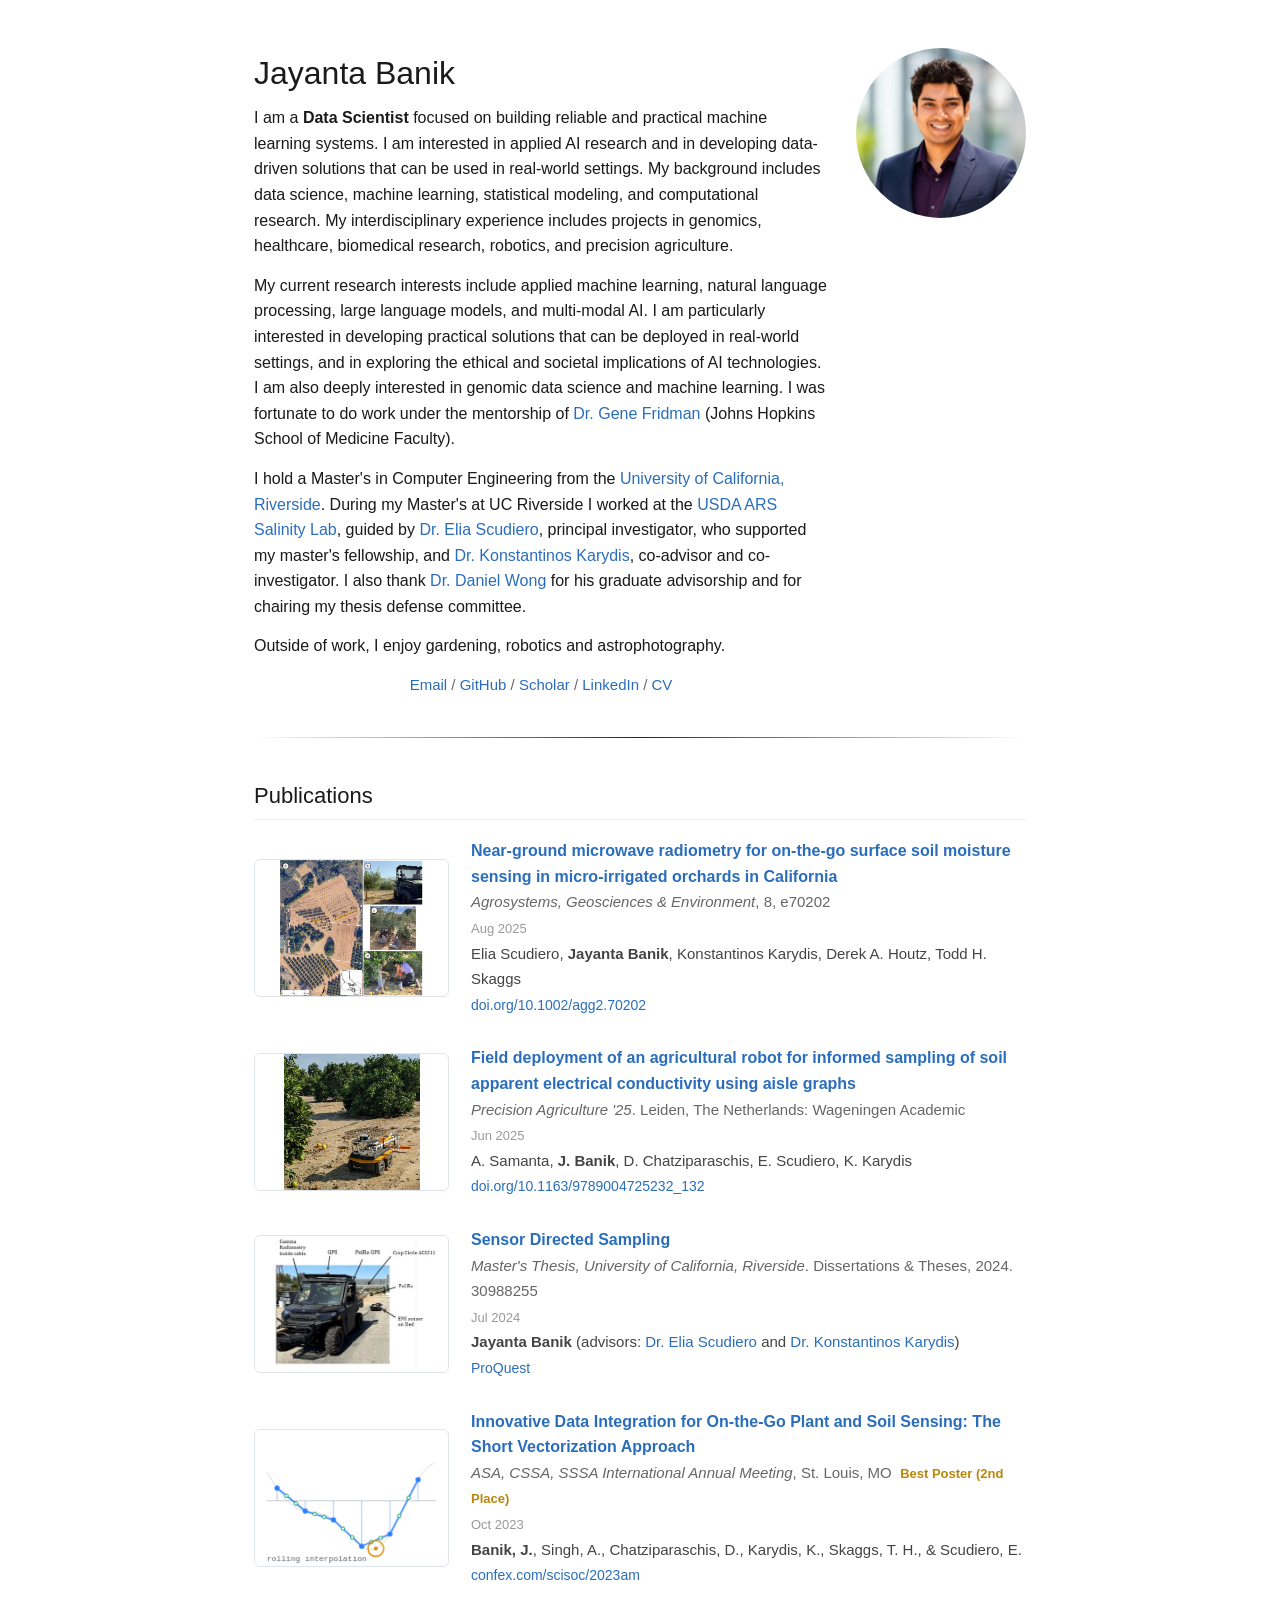
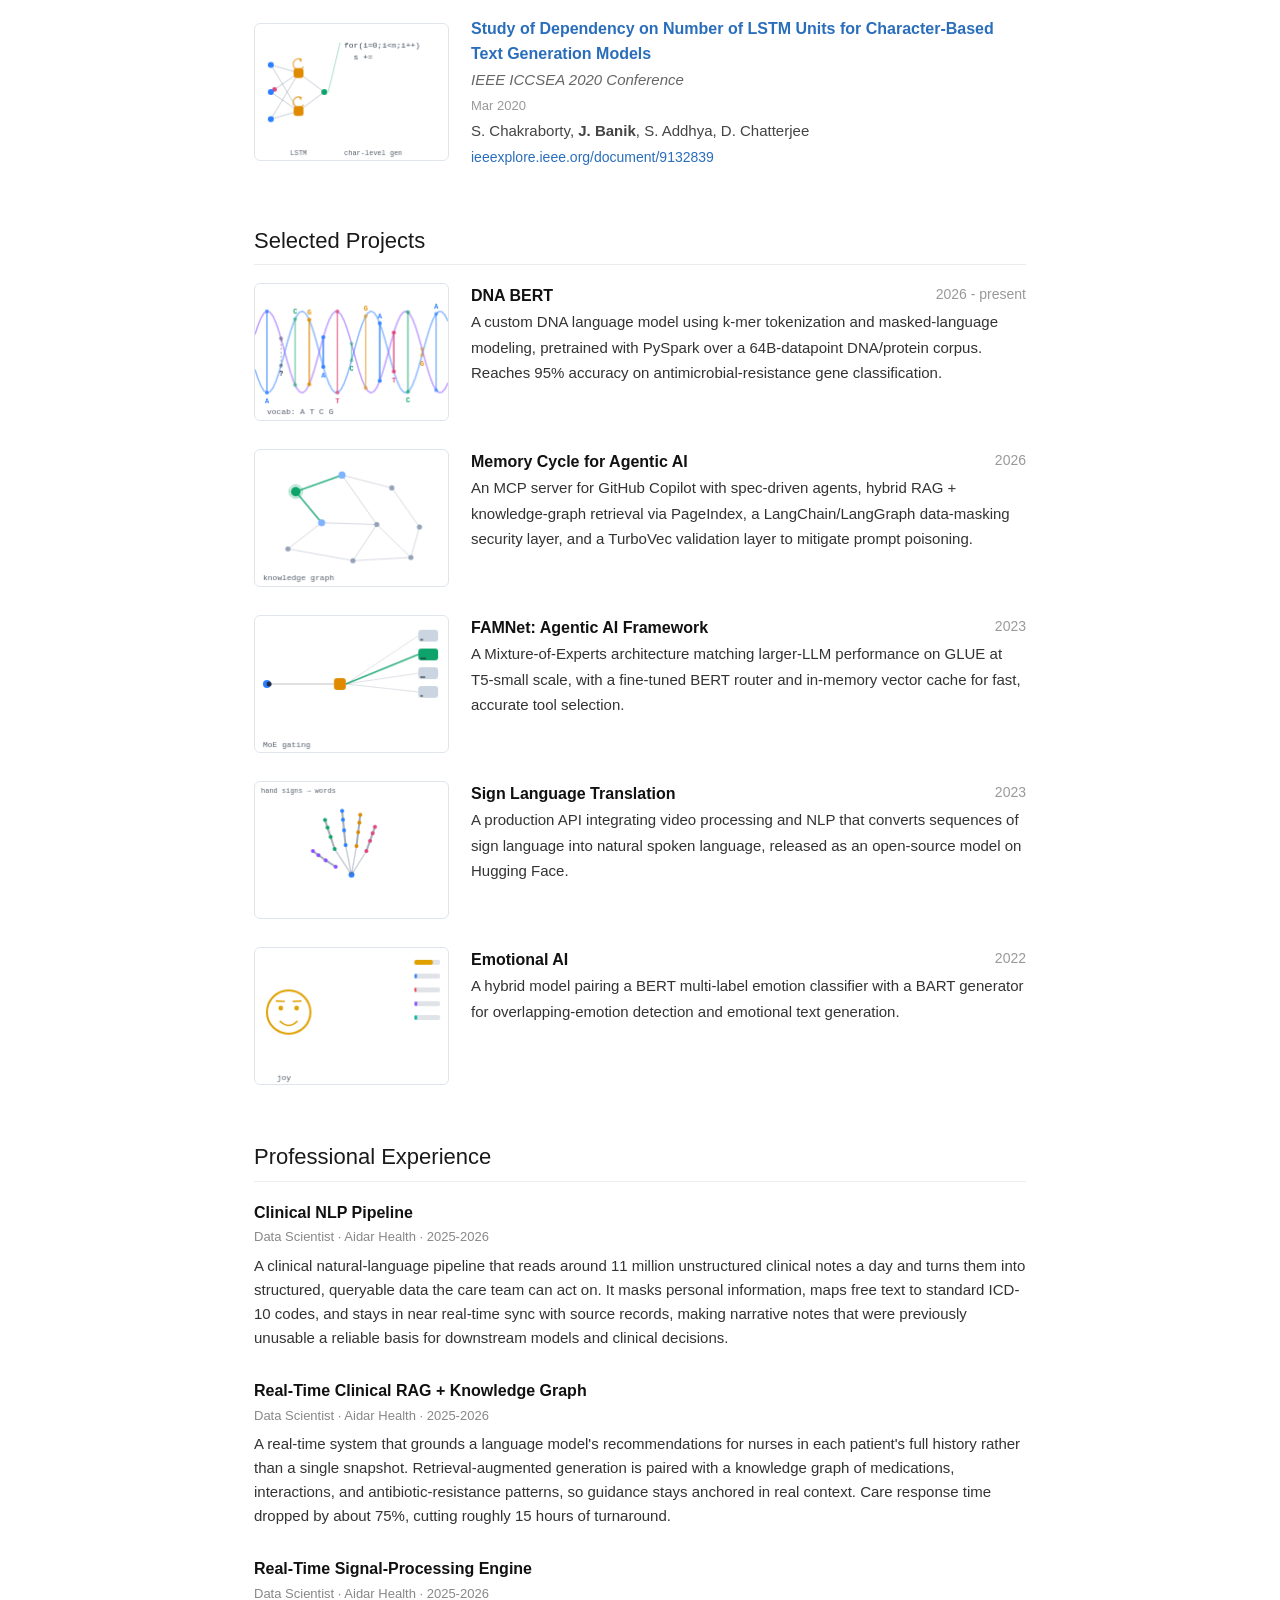
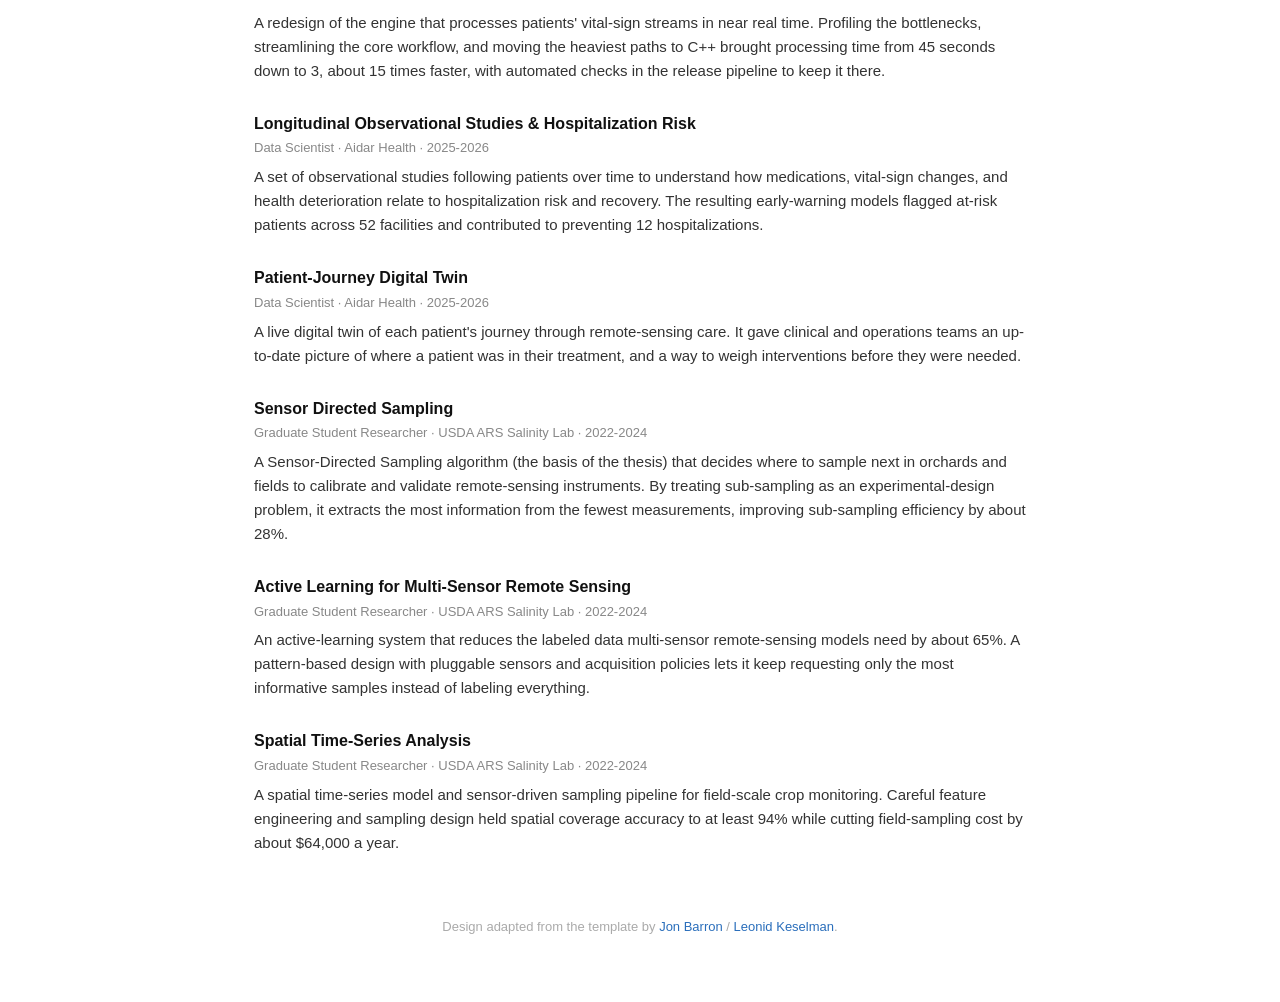
<file: index.html>
<!doctype html>
<html lang="en">
  <head>
    <meta charset="utf-8" />
    <meta name="viewport" content="width=device-width, initial-scale=1.0" />
    <title>Jayanta Banik</title>
    <meta
      name="description"
      content="Jayanta Banik, Data Scientist and Machine Learning Engineer working on NLP, LLMs, RAG, and applied ML."
    />
    <link
      rel="icon"
      href="data:image/svg+xml,<svg xmlns='http://www.w3.org/2000/svg' viewBox='0 0 32 32'><rect width='32' height='32' rx='6' fill='%232a6ebb'/><text x='16' y='23' font-family='Arial,sans-serif' font-size='17' font-weight='bold' fill='white' text-anchor='middle'>JB</text></svg>"
    />
    <link rel="stylesheet" href="css/style.css" />
  </head>
  <body>
    <main class="container">
      <div data-include="components/intro.html"></div>
      <div data-include="components/publications.html"></div>
      <div data-include="components/projects.html"></div>
      <div data-include="components/experience.html"></div>
      <div data-include="components/footer.html"></div>
    </main>

    <!-- Loads the components above, then the interactive scripts. -->
    <script src="js/include.js"></script>
  </body>
</html>
</file>
<file: css/style.css>
/* ==========================================================================
   Jon Barron / leonidk-style academic homepage
   Semantic flexbox layout, no CSS framework.
   ========================================================================== */

:root {
  --ink: #1a1a1a;
  --muted: #666;
  --faint: #999;
  --link: #2a6ebb;
  --border: #e0e5ec;
  --rule: #ececec;
  --tile: #fff;
  --thumb-w: 195px;
  --thumb-h: 138px;
}

* {
  box-sizing: border-box;
}

body {
  margin: 0;
  background: #fff;
  color: var(--ink);
  font-family: "Helvetica Neue", Helvetica, Arial, sans-serif;
  font-size: 16px;
  line-height: 1.6;
  -webkit-font-smoothing: antialiased;
}

.container {
  max-width: 820px;
  margin: 0 auto;
  padding: 48px 24px 64px;
}

a {
  color: var(--link);
  text-decoration: none;
}
a:hover {
  text-decoration: underline;
}

h1 {
  font-size: 32px;
  font-weight: 500;
  margin: 0 0 6px;
}
h2 {
  font-size: 22px;
  font-weight: 500;
  margin: 40px 0 4px;
  padding-bottom: 6px;
  border-bottom: 1px solid var(--rule);
}

/* ===== Intro / bio ===== */
.intro {
  display: flex;
  gap: 28px;
  align-items: flex-start;
}
.intro-text {
  flex: 1;
  min-width: 0;
}
.intro-text p {
  margin: 0 0 14px;
}
.avatar {
  flex: 0 0 auto;
  width: 170px;
  height: 170px;
  border-radius: 50%;
  object-fit: cover;
  background: #eee;
}
.links {
  font-size: 15px;
  color: var(--muted);
  text-align: center;
}

/* ===== Gradient divider ===== */
hr.style-two {
  border: 0;
  height: 1px;
  margin: 26px 0;
  background-image: linear-gradient(
    to right,
    rgba(0, 0, 0, 0),
    rgba(0, 0, 0, 0.85),
    rgba(0, 0, 0, 0)
  );
}

.ack {
  font-size: 15px;
  color: #555;
  margin: 0;
}

/* ===== Content rows (publications / projects / experience) ===== */
.row {
  display: flex;
  gap: 22px;
  align-items: flex-start;
  padding: 14px 0;
}
.thumb-cell {
  flex: 0 0 var(--thumb-w);
  width: var(--thumb-w);
  align-self: center;
}
.entry {
  flex: 1;
  min-width: 0;
}

/* Placeholder thumbnail (labelled) */
.thumb {
  width: var(--thumb-w);
  height: var(--thumb-h);
  border-radius: 6px;
  background: var(--tile);
  border: 1px solid var(--border);
  display: flex;
  align-items: center;
  justify-content: center;
}
.thumb::after {
  content: attr(data-label);
  font-size: 12px;
  color: #8a97a8;
  text-align: center;
  padding: 4px;
}

/* Photo carousel thumbnail */
.carousel {
  position: relative;
  width: var(--thumb-w);
  height: var(--thumb-h);
  border-radius: 6px;
  border: 1px solid var(--border);
  overflow: hidden;
  background: var(--tile);
}
.carousel img {
  position: absolute;
  inset: 0;
  width: 100%;
  height: 100%;
  object-fit: contain;
  opacity: 0;
  transition: opacity 0.4s ease;
}
.carousel img.active,
.carousel img:only-child {
  opacity: 1;
}
.dots {
  position: absolute;
  bottom: 6px;
  left: 0;
  right: 0;
  display: flex;
  justify-content: center;
  gap: 5px;
  z-index: 2;
}
.dots button {
  width: 7px;
  height: 7px;
  padding: 0;
  border: none;
  border-radius: 50%;
  background: rgba(255, 255, 255, 0.55);
  box-shadow: 0 0 2px rgba(0, 0, 0, 0.5);
  cursor: pointer;
}
.dots button.active {
  background: #fff;
}

/* Interactive project visuals (canvas) */
.viz {
  width: var(--thumb-w);
  height: var(--thumb-h);
  display: block;
  border-radius: 6px;
  border: 1px solid var(--border);
  background: var(--tile);
  cursor: pointer;
  transition:
    box-shadow 0.2s ease,
    transform 0.2s ease;
}
.viz:hover {
  box-shadow: 0 3px 14px rgba(20, 40, 80, 0.18);
  transform: translateY(-1px);
  border-color: #b7c2d4;
}

/* ===== Entry typography ===== */
.title {
  font-weight: 600;
  color: #111;
}
.authors {
  font-size: 15px;
  color: #444;
}
.venue {
  font-size: 15px;
  color: var(--muted);
}
.pubdate {
  font-size: 13px;
  color: var(--faint);
}
.publinks {
  font-size: 14px;
}
.desc {
  font-size: 15px;
  color: #333;
}
.date {
  font-size: 14px;
  color: var(--faint);
  float: right;
}
.award {
  font-size: 13px;
  color: #b8860b;
  font-weight: 600;
}
.role {
  font-size: 13px;
  color: #888;
  margin-top: 2px;
}
.summary {
  font-size: 15px;
  color: #333;
  margin: 6px 0 0;
}

/* ===== Footer ===== */
.footer {
  margin-top: 48px;
  font-size: 13px;
  color: #aaa;
  text-align: center;
}

/* ===== Responsive ===== */
@media (max-width: 600px) {
  .intro {
    flex-direction: column;
    align-items: center;
    text-align: center;
  }
  .avatar {
    width: 140px;
    height: 140px;
  }
  .thumb-cell {
    display: none;
  }
  .date {
    float: none;
    display: block;
  }
}
</file>
